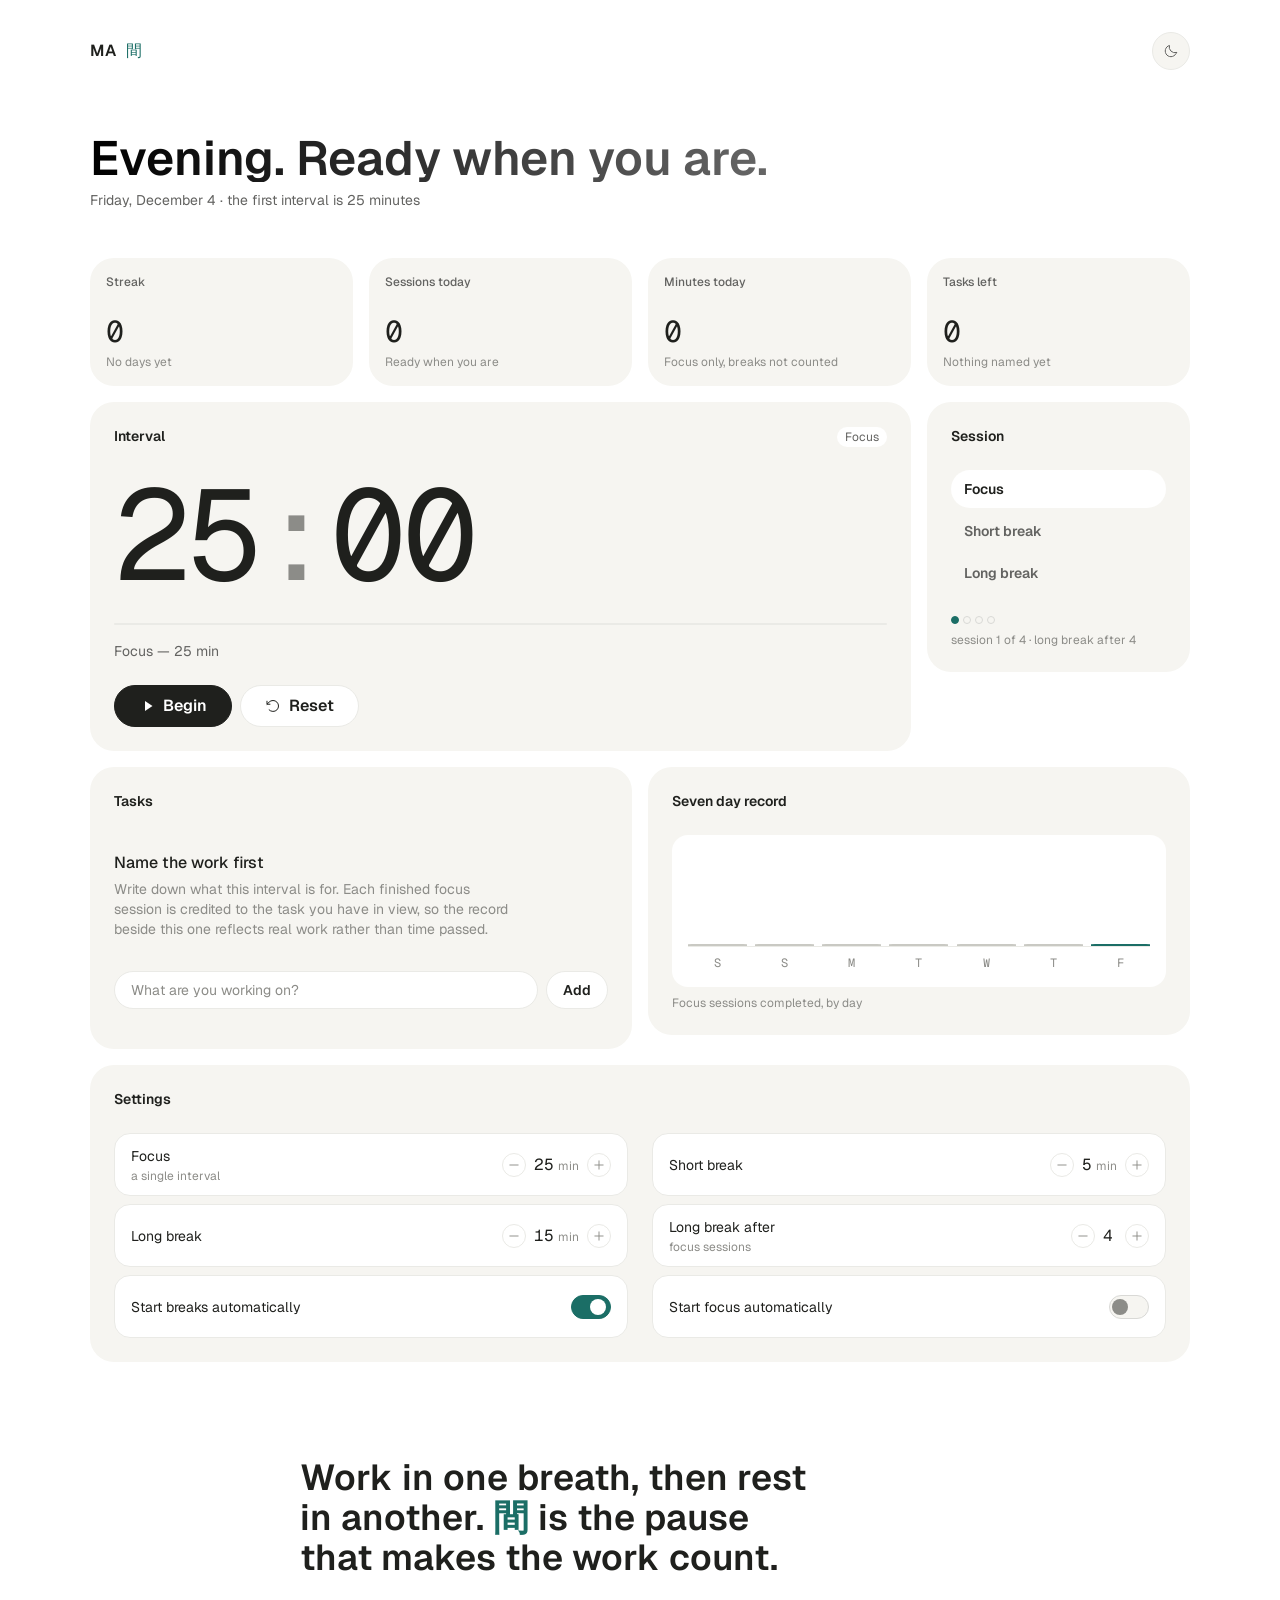
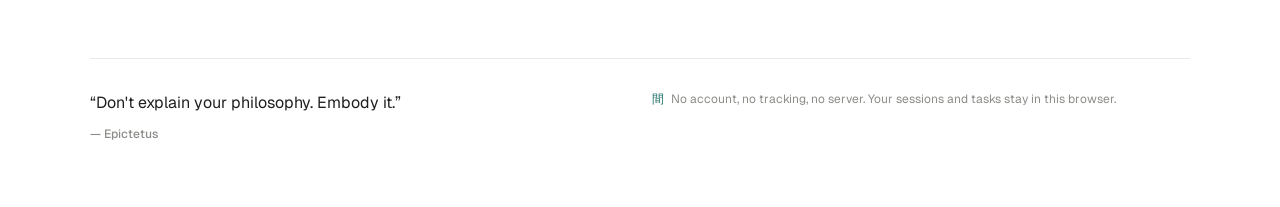
<file: index.html>
<!DOCTYPE html>
<html lang="en">
<head>
  <meta charset="UTF-8" />
  <meta name="viewport" content="width=device-width, initial-scale=1.0" />

  <title>MA · 間 — Focus Timer</title>
  <meta name="description" content="A Pomodoro focus timer built around 間 (ma), the meaningful interval. Run focus sessions, track the tasks inside them, and keep a seven day record. Nothing leaves your browser." />
  <meta name="theme-color" content="#FFFFFF" media="(prefers-color-scheme: light)" />
  <meta name="theme-color" content="#131209" media="(prefers-color-scheme: dark)" />

  <meta property="og:type" content="website" />
  <meta property="og:title" content="MA · 間 — Focus Timer" />
  <meta property="og:description" content="A Pomodoro focus timer built around 間 (ma), the meaningful interval." />
  <meta property="og:url" content="https://benafcode.github.io/maticha_timer/" />
  <meta property="og:image" content="https://benafcode.github.io/maticha_timer/docs/preview.png" />
  <meta name="twitter:card" content="summary_large_image" />
  <meta name="twitter:title" content="MA · 間 — Focus Timer" />
  <meta name="twitter:description" content="A Pomodoro focus timer built around 間 (ma), the meaningful interval." />
  <meta name="twitter:image" content="https://benafcode.github.io/maticha_timer/docs/preview.png" />

  <link rel="icon" href="data:image/svg+xml,%3Csvg xmlns='http://www.w3.org/2000/svg' viewBox='0 0 64 64'%3E%3Crect width='64' height='64' fill='%231b6e66'/%3E%3Ctext x='32' y='47' font-family='Hiragino Sans, Noto Sans JP, sans-serif' font-size='44' fill='%23ffffff' text-anchor='middle'%3E%E9%96%93%3C/text%3E%3C/svg%3E" />
  <link rel="apple-touch-icon" href="data:image/svg+xml,%3Csvg xmlns='http://www.w3.org/2000/svg' viewBox='0 0 64 64'%3E%3Crect width='64' height='64' fill='%231b6e66'/%3E%3Ctext x='32' y='47' font-family='Hiragino Sans, Noto Sans JP, sans-serif' font-size='44' fill='%23ffffff' text-anchor='middle'%3E%E9%96%93%3C/text%3E%3C/svg%3E" />

  <link rel="preconnect" href="https://fonts.googleapis.com" />
  <link rel="preconnect" href="https://fonts.gstatic.com" crossorigin />
  <link href="https://fonts.googleapis.com/css2?family=Geist:wght@400;500;600&family=Geist+Mono:wght@400;500;600&display=swap" rel="stylesheet" />
  <link rel="stylesheet" href="styles.css" />

  <script>
    /* Apply a saved theme before first paint so the palette never flashes. */
    (function () {
      try {
        var t = localStorage.getItem('ma_theme_v1');
        if (t === 'light' || t === 'dark') document.documentElement.setAttribute('data-theme', t);
      } catch (e) { /* private mode: fall through to the OS preference */ }
    })();
  </script>
</head>
<body>

  <a class="skip-link button-sm" href="#main">Skip to content</a>

  <!-- Icons, drawn in Phosphor's idiom (256 grid, round strokes). B6. -->
  <svg width="0" height="0" aria-hidden="true" focusable="false" style="position:absolute">
    <defs>
      <symbol id="i-play" viewBox="0 0 256 256"><path d="M96 48 216 128 96 208Z" fill="currentColor" /></symbol>
      <symbol id="i-pause" viewBox="0 0 256 256"><rect x="80" y="52" width="32" height="152" rx="8" fill="currentColor" /><rect x="144" y="52" width="32" height="152" rx="8" fill="currentColor" /></symbol>
      <symbol id="i-reset" viewBox="0 0 256 256" fill="none" stroke="currentColor" stroke-width="16" stroke-linecap="round" stroke-linejoin="round"><path d="M65.8 190.2a88 88 0 1 0 0-124.4L31.8 99.7" /><polyline points="79.8 99.7 31.8 99.7 31.8 51.7" /></symbol>
      <symbol id="i-check" viewBox="0 0 256 256" fill="none" stroke="currentColor" stroke-width="24" stroke-linecap="round" stroke-linejoin="round"><polyline points="208 80 112 176 48 112" /></symbol>
      <symbol id="i-plus" viewBox="0 0 256 256" fill="none" stroke="currentColor" stroke-width="20" stroke-linecap="round"><path d="M40 128h176M128 40v176" /></symbol>
      <symbol id="i-minus" viewBox="0 0 256 256" fill="none" stroke="currentColor" stroke-width="20" stroke-linecap="round"><path d="M40 128h176" /></symbol>
      <symbol id="i-trash" viewBox="0 0 256 256" fill="none" stroke="currentColor" stroke-width="16" stroke-linecap="round" stroke-linejoin="round"><path d="M216 56H40M104 24h48M200 56v152a8 8 0 0 1-8 8H64a8 8 0 0 1-8-8V56M104 104v64M152 104v64" /></symbol>
      <symbol id="i-sun" viewBox="0 0 256 256" fill="none" stroke="currentColor" stroke-width="16" stroke-linecap="round" stroke-linejoin="round"><circle cx="128" cy="128" r="56" /><path d="M128 36V16M128 240v-20M186 70l14-14M56 200l14-14M220 128h20M16 128h20M186 186l14 14M56 56l14 14" /></symbol>
      <symbol id="i-moon" viewBox="0 0 256 256" fill="none" stroke="currentColor" stroke-width="16" stroke-linecap="round" stroke-linejoin="round"><path d="M216.7 152.6A91.9 91.9 0 0 1 103.4 39.3a92 92 0 1 0 113.3 113.3Z" /></symbol>
    </defs>
  </svg>

  <div class="page">

    <!-- ─── Greeting: the h1, named from the data ─────── -->
    <header class="greeting-head">
      <div class="brand">
        <span class="mark">MA</span>
        <span class="kanji" aria-hidden="true">間</span>
      </div>
      <button class="icon-btn" id="theme-btn" type="button" aria-label="Switch to dark theme">
        <svg class="icon" aria-hidden="true"><use href="#i-moon" /></svg>
      </button>
    </header>

    <main id="main">
      <div class="home">

        <div class="greeting span-12">
          <h1 class="greeting-text heading-2" id="greeting-text">Ready when you are.</h1>
          <p class="greeting-date body-6" id="greeting-date"></p>
        </div>

        <!-- Row A — 3 / 3 / 3 / 3 -->
        <div class="tile span-3">
          <span class="tile-l caption-4">Streak</span>
          <span class="tile-v" id="streak-count">0</span>
          <span class="tile-c caption-5" id="tile-streak-c">No days yet</span>
        </div>
        <div class="tile span-3">
          <span class="tile-l caption-4">Sessions today</span>
          <span class="tile-v" id="stat-sessions">0</span>
          <span class="tile-c caption-5" id="tile-sessions-c">Ready when you are</span>
        </div>
        <div class="tile span-3">
          <span class="tile-l caption-4">Minutes today</span>
          <span class="tile-v" id="stat-minutes">0</span>
          <span class="tile-c caption-5">Focus only, breaks not counted</span>
        </div>
        <div class="tile span-3">
          <span class="tile-l caption-4">Tasks left</span>
          <span class="tile-v" id="stat-tasks">0</span>
          <span class="tile-c caption-5" id="tile-tasks-c">Nothing named yet</span>
        </div>

        <!-- Row B — 9 / 3 -->
        <section class="panel span-9 panel--interval" aria-labelledby="h-interval">
          <div class="panel-head">
            <h2 class="panel-title" id="h-interval">Interval</h2>
            <span class="chip caption-5" id="phase-chip">Focus</span>
          </div>

          <div class="interval-body">
            <div class="time" id="timer-display" role="timer" aria-live="off"></div>

            <div class="progress-track">
              <div class="progress-fill" id="progress-fill"></div>
            </div>

            <p class="phase body-6" id="phase-text">Focus — 25 min</p>

            <div class="controls">
              <button class="btn btn-primary button-md" id="toggle-btn" type="button" aria-label="Begin timer">
                <svg class="icon" aria-hidden="true"><use href="#i-play" /></svg>
                <span id="toggle-label">Begin</span>
              </button>
              <button class="btn button-md" id="reset-btn" type="button" aria-label="Reset timer">
                <svg class="icon" aria-hidden="true"><use href="#i-reset" /></svg>
                <span>Reset</span>
              </button>
            </div>
          </div>
        </section>

        <section class="panel span-3 panel--session" aria-labelledby="h-session">
          <div class="panel-head">
            <h2 class="panel-title" id="h-session">Session</h2>
          </div>

          <nav class="modes" aria-label="Timer mode">
            <button class="mode button-sm is-active" type="button" data-mode="focus">Focus</button>
            <button class="mode button-sm" type="button" data-mode="short">Short break</button>
            <button class="mode button-sm" type="button" data-mode="long">Long break</button>
          </nav>

          <div class="session-meter">
            <div class="dots" id="session-dots"></div>
            <span class="lab caption-5" id="session-label"></span>
          </div>
        </section>

        <!-- Row C — 6 / 6 -->
        <section class="panel span-6 panel--tasks" aria-labelledby="h-tasks">
          <div class="panel-head">
            <h2 class="panel-title" id="h-tasks">Tasks</h2>
            <span class="chip caption-5" id="task-summary"></span>
          </div>

          <ul class="task-list" id="task-list"></ul>

          <div class="task-empty" id="task-empty">
            <p class="task-empty-title title-3">Name the work first</p>
            <p class="task-empty-body body-6">Write down what this interval is for. Each finished focus
              session is credited to the task you have in view, so the record beside this one reflects
              real work rather than time passed.</p>
          </div>

          <form class="task-add" id="task-form" autocomplete="off" novalidate>
            <input class="body-6" type="text" id="task-input" maxlength="120"
              placeholder="What are you working on?" aria-label="New task"
              aria-describedby="task-error" />
            <button type="submit" class="task-add-btn button-sm" aria-label="Add task">Add</button>
          </form>
          <p class="task-error caption-5" id="task-error" role="status" hidden></p>

          <div class="panel-foot">
            <button class="link-btn caption-4" id="task-clear" type="button">Clear finished</button>
          </div>
        </section>

        <section class="panel span-6 panel--record" aria-labelledby="h-record">
          <div class="panel-head">
            <h2 class="panel-title" id="h-record">Seven day record</h2>
          </div>

          <!-- The one white inner card the style allows, for the main chart -->
          <div class="chart-card">
            <div class="chart" id="chart"></div>
          </div>
          <p class="chart-label caption-5">Focus sessions completed, by day</p>
        </section>

        <!-- Row D — 12, splitting at column 6 -->
        <section class="panel span-12 panel--settings" aria-labelledby="h-settings">
          <div class="panel-head">
            <h2 class="panel-title" id="h-settings">Settings</h2>
          </div>

          <div class="set-grid">
            <div class="set-row">
              <div class="set-label">
                <span class="name body-6">Focus</span>
                <span class="sub caption-5">a single interval</span>
              </div>
              <div class="stepper" data-key="focus" data-min="5" data-max="90" data-step="5">
                <button class="step-btn step-dec" type="button" aria-label="Decrease focus duration">
                  <svg class="icon" aria-hidden="true"><use href="#i-minus" /></svg>
                </button>
                <span class="val"><span class="step-val">25</span><span class="unit caption-5">min</span></span>
                <button class="step-btn step-inc" type="button" aria-label="Increase focus duration">
                  <svg class="icon" aria-hidden="true"><use href="#i-plus" /></svg>
                </button>
              </div>
            </div>

            <div class="set-row">
              <div class="set-label"><span class="name body-6">Short break</span></div>
              <div class="stepper" data-key="short" data-min="1" data-max="30" data-step="1">
                <button class="step-btn step-dec" type="button" aria-label="Decrease short break duration">
                  <svg class="icon" aria-hidden="true"><use href="#i-minus" /></svg>
                </button>
                <span class="val"><span class="step-val">5</span><span class="unit caption-5">min</span></span>
                <button class="step-btn step-inc" type="button" aria-label="Increase short break duration">
                  <svg class="icon" aria-hidden="true"><use href="#i-plus" /></svg>
                </button>
              </div>
            </div>

            <div class="set-row">
              <div class="set-label"><span class="name body-6">Long break</span></div>
              <div class="stepper" data-key="long" data-min="5" data-max="45" data-step="5">
                <button class="step-btn step-dec" type="button" aria-label="Decrease long break duration">
                  <svg class="icon" aria-hidden="true"><use href="#i-minus" /></svg>
                </button>
                <span class="val"><span class="step-val">15</span><span class="unit caption-5">min</span></span>
                <button class="step-btn step-inc" type="button" aria-label="Increase long break duration">
                  <svg class="icon" aria-hidden="true"><use href="#i-plus" /></svg>
                </button>
              </div>
            </div>

            <div class="set-row">
              <div class="set-label">
                <span class="name body-6">Long break after</span>
                <span class="sub caption-5">focus sessions</span>
              </div>
              <div class="stepper" data-key="interval" data-min="2" data-max="8" data-step="1">
                <button class="step-btn step-dec" type="button" aria-label="Decrease long break interval">
                  <svg class="icon" aria-hidden="true"><use href="#i-minus" /></svg>
                </button>
                <span class="val"><span class="step-val">4</span><span class="unit caption-5"></span></span>
                <button class="step-btn step-inc" type="button" aria-label="Increase long break interval">
                  <svg class="icon" aria-hidden="true"><use href="#i-plus" /></svg>
                </button>
              </div>
            </div>

            <div class="set-row">
              <div class="set-label"><span class="name body-6">Start breaks automatically</span></div>
              <button class="toggle is-on" type="button" data-key="autoBreak" aria-pressed="true"
                aria-label="Start breaks automatically"></button>
            </div>

            <div class="set-row">
              <div class="set-label"><span class="name body-6">Start focus automatically</span></div>
              <button class="toggle" type="button" data-key="autoFocus" aria-pressed="false"
                aria-label="Start focus automatically"></button>
            </div>
          </div>
        </section>
      </div>
    </main>

    <!-- ─── Tagline reveal (B11) ──────────────────────── -->
    <section class="tagline" id="tagline" aria-label="About 間">
      <p class="tagline-text heading-3" id="tagline-text">Work in one breath, then rest in another.
        間 is the pause that makes the work count.</p>
    </section>

    <footer class="footer">
      <blockquote class="quote">
        <p class="quote-text body-3" id="quote-text"></p>
        <cite class="quote-author caption-4" id="quote-author"></cite>
      </blockquote>
      <p class="colophon caption-5">
        <span class="colophon-kanji" aria-hidden="true">間</span>
        No account, no tracking, no server. Your sessions and tasks stay in this browser.
      </p>
    </footer>

  </div>

  <script src="./script.js"></script>
</body>
</html>
</file>
<file: styles.css>
/* ============================================================
   MA · 間 — Maticha Focus Timer

   Art direction: "Editorial greeting", dealt from taste-skill's
   app-screen library (seed 186861371, kind: workspace). A personal
   home that opens with a typeset greeting in a centred column;
   every figure below it is set at regular weight on tonal panels.

   Rules: Part B of landing-page-design. Where the two disagree the
   rules win, and the substitution is noted at the point of use:
     greeting 48/700 in a serif  ->  48/600 in Geist (one face only)
     KPI figures at 32px         ->  30px, the step below
     card radius 22px            ->  24px, the Tailwind value
     panel padding 20px          ->  24px, the spacing token
   The style's own ban on red as an accent is what retired the red.
   ============================================================ */

:root {
  /* B2 — spacing */
  --space-0:   0;
  --space-25:  2px;
  --space-50:  4px;
  --space-75:  8px;
  --space-100: 12px;
  --space-200: 16px;
  --space-300: 24px;
  --space-400: 32px;
  --space-500: 40px;
  --space-600: 48px;
  --space-700: 64px;
  --space-800: 80px;
  --space-900: 96px;

  /* B3 — Tailwind radius */
  --radius-none: 0px;
  --radius-sm:   2px;
  --radius:      4px;
  --radius-md:   6px;
  --radius-lg:   8px;
  --radius-xl:   12px;
  --radius-2xl:  16px;
  --radius-3xl:  24px;
  --radius-full: 9999px;

  /* The sheet's card radius is 22px and its control radius 999px.
     22 is not a Tailwind value, so cards take 24; controls are pills. */
  --radius-card: var(--radius-3xl);
  --radius-control: var(--radius-full);

  /* B1 — type scale */
  --text-xs:   12px;  --lh-xs:   16px;
  --text-sm:   14px;  --lh-sm:   20px;
  --text-base: 16px;  --lh-base: 24px;
  --text-lg:   18px;  --lh-lg:   28px;
  --text-xl:   20px;  --lh-xl:   28px;
  --text-2xl:  24px;  --lh-2xl:  32px;
  --text-3xl:  30px;  --lh-3xl:  36px;
  --text-4xl:  36px;  --lh-4xl:  40px;
  --text-5xl:  48px;
  --text-6xl:  60px;
  --text-7xl:  72px;
  --text-8xl:  96px;
  --text-9xl: 128px;

  --w-regular:  400;
  --w-medium:   500;
  --w-semibold: 600;

  --sans: "Geist", ui-sans-serif, system-ui, sans-serif;
  --mono: "Geist Mono", ui-monospace, SFMono-Regular, monospace;
  --jp: "Hiragino Sans", "Noto Sans JP", "Yu Gothic", var(--sans);

  /* B7 — motion */
  --curve: cubic-bezier(0.22, 1, 0.36, 1);
  --dur-layout: 500ms;
  --dur-color: 300ms;
  --dur-reveal: 700ms;

  /* Geometry measured on the studied screens */
  --row-height: 63px;
  --control-height: 38px;
  --tile-height: 128px;
  --col-gap: var(--space-200);

  /* Colour — light. The ground stays white and the panel surface takes
     the product's material: a warm washi stone in place of #f9f9f9. */
  --ground: #ffffff;
  --surface: #f6f5f1;
  --raised: #ffffff;
  --border: #eaeae6;
  --rule: #f3f3ef;
  --control: #d9d9d6;
  --text: #1f201d;
  --muted: #636361;
  --subtle: #8c8c88;
  --accent: #1b6e66;
  --on-accent: #ffffff;
  --negative: #b42318;
  --chart-1: #1f201d;
  --chart-2: #1b6e66;
  --chart-3: #c9c9c3;
  --hero-from: #000000;
  --hero-to: #666666;
  --ring: #1f201d;
}

/* B4 — dark grounds come only from the approved six:
   #000000 #181818 #1F1F1F #272727 #313131 #131209 */
@media (prefers-color-scheme: dark) {
  :root:not([data-theme="light"]) {
    --ground: #131209;
    --surface: #181818;
    --raised: #1F1F1F;
    --border: #272727;
    --rule: #1F1F1F;
    --control: #313131;
    --text: #FAFAF7;
    --muted: #9B9B9B;
    --subtle: #7A7A74;
    --accent: #5FBFB3;
    --on-accent: #131209;
    --negative: #F0877E;
    --chart-1: #FAFAF7;
    --chart-2: #5FBFB3;
    --chart-3: #313131;
    --hero-from: #FFFFFF;
    --hero-to: #9B9B9B;
    --ring: #FAFAF7;
  }
}

:root[data-theme="dark"] {
  --ground: #131209;
  --surface: #181818;
  --raised: #1F1F1F;
  --border: #272727;
  --rule: #1F1F1F;
  --control: #313131;
  --text: #FAFAF7;
  --muted: #9B9B9B;
  --subtle: #7A7A74;
  --accent: #5FBFB3;
  --on-accent: #131209;
  --negative: #F0877E;
  --chart-1: #FAFAF7;
  --chart-2: #5FBFB3;
  --chart-3: #313131;
  --hero-from: #FFFFFF;
  --hero-to: #9B9B9B;
  --ring: #FAFAF7;
}

/* ─── Reset ────────────────────────────────────────────────── */
*, *::before, *::after { box-sizing: border-box; }

/* Buttons otherwise keep the UA's 1px/6px padding, which squeezes small
   fixed-size controls narrower than their centred contents — an overflowing
   grid item is pinned to the start edge instead of centring. */
button { padding: 0; }

/* Form controls do not inherit the page face, so an icon only button would
   fall back to the UA default (Arial) and break B1's font rule. */
button, input, select, textarea, optgroup { font-family: inherit; }

html { -webkit-text-size-adjust: 100%; }

body {
  margin: 0;
  background: var(--ground);
  color: var(--text);
  font-family: var(--sans);
  font-size: var(--text-sm);
  line-height: var(--lh-sm);
  font-weight: var(--w-regular);
  -webkit-font-smoothing: antialiased;
  text-rendering: optimizeLegibility;
}

/* B1 — no italics anywhere in the interface */
i, em, cite, address, blockquote { font-style: normal; }

/* ─── B1 named text styles ─────────────────────────────────── */
.heading-1 { font-size: var(--text-6xl); line-height: 1; font-weight: var(--w-semibold); }
.heading-2 { font-size: var(--text-5xl); line-height: 1; font-weight: var(--w-semibold); }
.heading-3 { font-size: var(--text-4xl); line-height: var(--lh-4xl); font-weight: var(--w-semibold); }
.heading-4 { font-size: var(--text-3xl); line-height: var(--lh-3xl); font-weight: var(--w-semibold); }
.heading-5 { font-size: var(--text-2xl); line-height: var(--lh-2xl); font-weight: var(--w-semibold); }
.heading-6 { font-size: var(--text-xl);  line-height: var(--lh-xl);  font-weight: var(--w-semibold); }

.title-1 { font-size: var(--text-xl);   line-height: var(--lh-xl);   font-weight: var(--w-medium); }
.title-2 { font-size: var(--text-lg);   line-height: var(--lh-lg);   font-weight: var(--w-medium); }
.title-3 { font-size: var(--text-base); line-height: var(--lh-base); font-weight: var(--w-medium); }
.title-4 { font-size: var(--text-sm);   line-height: var(--lh-sm);   font-weight: var(--w-medium); }
.title-5 { font-size: var(--text-xs);   line-height: var(--lh-xs);   font-weight: var(--w-medium); }

.body-1 { font-size: var(--text-base); line-height: var(--lh-base); font-weight: var(--w-semibold); }
.body-2 { font-size: var(--text-base); line-height: var(--lh-base); font-weight: var(--w-medium); }
.body-3 { font-size: var(--text-base); line-height: var(--lh-base); font-weight: var(--w-regular); }
.body-4 { font-size: var(--text-sm);   line-height: var(--lh-sm);   font-weight: var(--w-semibold); }
.body-5 { font-size: var(--text-sm);   line-height: var(--lh-sm);   font-weight: var(--w-medium); }
.body-6 { font-size: var(--text-sm);   line-height: var(--lh-sm);   font-weight: var(--w-regular); }

.button-lg  { font-size: var(--text-lg);   line-height: var(--lh-lg);   font-weight: var(--w-semibold); }
.button-md  { font-size: var(--text-base); line-height: var(--lh-base); font-weight: var(--w-semibold); }
.button-sm  { font-size: var(--text-sm);   line-height: var(--lh-sm);   font-weight: var(--w-semibold); }
.button-xsm { font-size: var(--text-xs);   line-height: var(--lh-xs);   font-weight: var(--w-semibold); }

.caption-1 { font-size: var(--text-sm); line-height: var(--lh-sm); font-weight: var(--w-medium); }
.caption-2 { font-size: var(--text-sm); line-height: var(--lh-sm); font-weight: var(--w-regular); }
.caption-3 { font-size: var(--text-xs); line-height: var(--lh-xs); font-weight: var(--w-semibold); }
.caption-4 { font-size: var(--text-xs); line-height: var(--lh-xs); font-weight: var(--w-medium); }
.caption-5 { font-size: var(--text-xs); line-height: var(--lh-xs); font-weight: var(--w-regular); }

/* ─── B9 focus ring, everywhere ────────────────────────────── */
:where(button, input, a, [tabindex]):focus-visible {
  outline: 2px solid var(--ring);
  outline-offset: 2px;
}

/* ─── B10 skip link ───────────────────────────────────────── */
.skip-link {
  position: absolute;
  left: var(--space-200);
  top: var(--space-200);
  z-index: 10;
  padding: var(--space-75) var(--space-100);
  background: var(--text);
  color: var(--ground);
  border-radius: var(--radius-control);
  text-decoration: none;
  transform: translateY(calc(-1 * var(--space-900)));
  transition: transform var(--dur-layout) var(--curve);
}
.skip-link:focus-visible { transform: none; }

.icon { width: var(--text-base); height: var(--text-base); flex: none; display: block; }

/* ─── Page shell: open plane, centred column, no top bar ───── */
/* The sheet's column is 1100px of CONTENT, which is what makes the tracks
   77px (1100 - 11x16 = 924, 924/12 = 77). The page's own gutter therefore
   sits outside that figure rather than eating into it. */
.page {
  --column: 1100px;
  max-width: calc(var(--column) + 2 * var(--space-300));
  margin: 0 auto;
  padding: var(--space-400) var(--space-300) var(--space-700);
}

.greeting-head {
  display: flex;
  align-items: center;
  justify-content: space-between;
  gap: var(--space-300);
  margin-bottom: var(--space-700);
}

.brand { display: flex; align-items: baseline; gap: var(--space-75); }

.mark {
  font-size: var(--text-base);
  line-height: var(--lh-base);
  font-weight: var(--w-semibold);
  letter-spacing: 0.08em;
}

.kanji {
  font-family: var(--jp);
  font-size: var(--text-base);
  line-height: var(--lh-base);
  color: var(--accent);
}

.icon-btn {
  width: var(--control-height);
  height: var(--control-height);
  display: grid;
  place-items: center;
  background: var(--surface);
  color: var(--muted);
  border: 1px solid var(--border);
  border-radius: var(--radius-control);
  cursor: pointer;
  transition: color var(--dur-color) var(--curve),
              background-color var(--dur-color) var(--curve),
              transform var(--dur-layout) var(--curve);
}
.icon-btn:hover { color: var(--text); }
.icon-btn:active { transform: scale(0.98); }

/* ─── The 12 column grid: 1100 − 11×16 = 924, ÷ 12 = 77px ──── */
.home {
  display: grid;
  grid-template-columns: repeat(12, minmax(0, 1fr));
  gap: var(--col-gap);
  align-items: start;
}

.span-3  { grid-column: span 3; }
.span-6  { grid-column: span 6; }
.span-9  { grid-column: span 9; }
.span-12 { grid-column: span 12; }

/* ─── The greeting: this screen's h1 ───────────────────────── */
.greeting { margin-bottom: var(--space-400); }

.greeting-text {
  margin: 0 0 var(--space-75);
  max-width: 680px;            /* B5 */
  text-wrap: balance;
  /* B5 — the one gradient on the page, and only on text */
  background-image: linear-gradient(90deg, var(--hero-from), var(--hero-to));
  -webkit-background-clip: text;
  background-clip: text;
  color: transparent;
}

/* The date goes after the greeting, never as a tracked eyebrow above it. */
.greeting-date { margin: 0; max-width: 680px; color: var(--muted); text-wrap: pretty; }

/* ─── Count tiles: label, value, a plain caption, no deltas ── */
.tile {
  min-height: var(--tile-height);
  display: flex;
  flex-direction: column;
  gap: var(--space-50);
  padding: var(--space-200);
  background: var(--surface);
  border-radius: var(--radius-card);
}

.tile-l { color: var(--muted); }

.tile-v {
  margin-top: auto;
  font-family: var(--mono);
  font-size: var(--text-3xl);        /* the sheet's 32px, snapped to the step below */
  line-height: var(--lh-3xl);
  font-weight: var(--w-regular);     /* every figure at regular weight */
  font-variant-numeric: tabular-nums;
  letter-spacing: -0.02em;
}

.tile-c { color: var(--subtle); text-wrap: pretty; }

/* ─── Panels: one tonal layer, title and content directly ──── */
.panel {
  padding: var(--space-300);
  background: var(--surface);
  border-radius: var(--radius-card);
}

.panel-head {
  display: flex;
  align-items: baseline;
  justify-content: space-between;
  gap: var(--space-200);
  margin-bottom: var(--space-300);
}

.panel-title {
  margin: 0;
  font-size: var(--text-sm);
  line-height: var(--lh-sm);
  font-weight: var(--w-semibold);
  text-wrap: balance;
}

.chip {
  flex: 0 1 auto;
  min-width: 0;
  overflow: hidden;
  text-overflow: ellipsis;
  white-space: nowrap;
  padding: var(--space-25) var(--space-75);
  background: var(--raised);
  color: var(--muted);
  border-radius: var(--radius-control);
}

.panel-foot { display: flex; justify-content: flex-end; padding-top: var(--space-200); }

.link-btn {
  background: none;
  border: 0;
  padding: 0;
  color: var(--muted);
  cursor: pointer;
  transition: color var(--dur-color) var(--curve);
}
.link-btn:hover { color: var(--accent); }

/* ─── Interval ─────────────────────────────────────────────── */
.interval-body { display: flex; flex-direction: column; }

.time {
  display: flex;
  align-items: baseline;
  font-family: var(--mono);
  font-size: var(--text-9xl);
  line-height: 1;
  font-weight: var(--w-regular);   /* the style sets every figure at regular */
  letter-spacing: -0.04em;
  font-variant-numeric: tabular-nums;
  user-select: none;
  margin-bottom: var(--space-300);
}

/* The colon carries no opacity of its own: that would promote it to its own
   layer, and the running state is shown on the session dots instead. */
.time .c { color: var(--subtle); }

.progress-track {
  height: var(--space-25);
  background: var(--border);
  border-radius: var(--radius-full);
  overflow: hidden;
  margin-bottom: var(--space-200);
}

/* B7 — transform, never width */
.progress-fill {
  height: 100%;
  width: 100%;
  background: var(--accent);
  transform-origin: left center;
  transform: scaleX(0);
  transition: transform var(--dur-layout) var(--curve);
}

.phase { margin: 0 0 var(--space-300); color: var(--muted); text-wrap: pretty; }

.controls { display: flex; gap: var(--space-75); }

/* B2 — main buttons: 8px vertical, 12px horizontal */
.btn {
  display: inline-flex;
  align-items: center;
  justify-content: center;
  gap: var(--space-75);
  min-height: var(--control-height);
  padding: var(--space-75) var(--space-300);
  background: var(--raised);
  color: var(--text);
  border: 1px solid var(--border);
  border-radius: var(--radius-control);
  cursor: pointer;
  transition: color var(--dur-color) var(--curve),
              background-color var(--dur-color) var(--curve),
              border-color var(--dur-color) var(--curve),
              transform var(--dur-layout) var(--curve);
}
.btn:hover { border-color: var(--control); }
.btn:active { transform: scale(0.98); }

/* Primary by inversion, the way the studied screens mark it */
.btn-primary {
  background: var(--text);
  color: var(--ground);
  border-color: var(--text);
}
.btn-primary:hover { background: var(--accent); border-color: var(--accent); color: var(--on-accent); }

/* ─── Session ──────────────────────────────────────────────── */
.modes { display: flex; flex-direction: column; gap: var(--space-50); margin-bottom: var(--space-300); }

.mode {
  min-height: var(--control-height);
  padding: var(--space-75) var(--space-100);
  background: transparent;
  color: var(--muted);
  border: 1px solid transparent;
  border-radius: var(--radius-control);
  cursor: pointer;
  text-align: left;
  transition: color var(--dur-color) var(--curve),
              background-color var(--dur-color) var(--curve),
              transform var(--dur-layout) var(--curve);
}
.mode:hover { color: var(--text); }
.mode:active { transform: scale(0.98); }
.mode.is-active { background: var(--raised); color: var(--text); }

.session-meter { display: flex; flex-direction: column; gap: var(--space-75); }

.dots { display: flex; gap: var(--space-50); }

.dot {
  width: var(--space-75);
  height: var(--space-75);
  border: 1px solid var(--control);
  border-radius: var(--radius-full);
  transition: background-color var(--dur-color) var(--curve),
              border-color var(--dur-color) var(--curve);
}
.dot.done { background: var(--muted); border-color: var(--muted); }
.dot.current { background: var(--accent); border-color: var(--accent); }
.dots.running .dot.current { animation: pulse 2s var(--curve) infinite; }

@keyframes pulse { 0%, 100% { opacity: 1; } 50% { opacity: 0.35; } }

.lab { color: var(--subtle); text-wrap: pretty; }

/* ─── Tasks ────────────────────────────────────────────────── */
.task-list { list-style: none; margin: 0; padding: 0; display: grid; gap: var(--space-75); }

/* Row cards: one step lighter than the panel, a border one step darker */
.task {
  display: grid;
  grid-template-columns: auto minmax(0, 1fr) auto auto auto;
  align-items: center;
  gap: var(--space-100);
  min-height: var(--row-height);
  padding: var(--space-75) var(--space-200);
  background: var(--raised);
  border: 1px solid var(--border);
  border-radius: var(--radius-2xl);
  transition: border-color var(--dur-color) var(--curve);
}

.task.is-active { border-color: var(--accent); }
.task.is-active .task-text { color: var(--text); font-weight: var(--w-medium); }
.task.done { opacity: 0.45; }
.task.done .task-text { text-decoration: line-through; }

.task-check {
  width: var(--space-300);
  height: var(--space-300);
  display: grid;
  place-items: center;
  background: transparent;
  color: transparent;
  border: 1px solid var(--control);
  border-radius: var(--radius-full);
  cursor: pointer;
  transition: border-color var(--dur-color) var(--curve),
              background-color var(--dur-color) var(--curve),
              color var(--dur-color) var(--curve),
              transform var(--dur-layout) var(--curve);
}
.task-check:hover { border-color: var(--text); }
.task-check:active { transform: scale(0.98); }
.task-check .icon { width: var(--text-sm); height: var(--text-sm); }
.task.done .task-check { background: var(--text); border-color: var(--text); color: var(--ground); }

.task-text {
  min-width: 0;
  background: none;
  border: 0;
  padding: 0;
  text-align: left;
  font-size: var(--text-sm);
  line-height: var(--lh-sm);
  color: var(--muted);
  cursor: pointer;
  overflow: hidden;
  text-overflow: ellipsis;
  white-space: nowrap;
  transition: color var(--dur-color) var(--curve);
}
.task-text:hover { color: var(--text); }

.task-count {
  font-family: var(--mono);
  font-size: var(--text-xs);
  line-height: var(--lh-xs);
  font-variant-numeric: tabular-nums;
  color: var(--subtle);
}

.task-est { display: flex; gap: var(--space-25); }

.task-est button,
.step-btn {
  width: var(--space-300);
  height: var(--space-300);
  display: grid;
  place-items: center;
  background: transparent;
  color: var(--subtle);
  border: 1px solid var(--border);
  border-radius: var(--radius-control);
  cursor: pointer;
  transition: color var(--dur-color) var(--curve),
              border-color var(--dur-color) var(--curve),
              transform var(--dur-layout) var(--curve);
}
.task-est button:hover, .step-btn:hover { color: var(--text); border-color: var(--control); }
.task-est button:active, .step-btn:active { transform: scale(0.98); }
.task-est .icon, .step-btn .icon { width: var(--text-xs); height: var(--text-xs); }

.task-del {
  width: var(--space-300);
  height: var(--space-300);
  display: grid;
  place-items: center;
  background: transparent;
  color: var(--subtle);
  border: 1px solid transparent;
  border-radius: var(--radius-control);
  cursor: pointer;
  transition: color var(--dur-color) var(--curve),
              transform var(--dur-layout) var(--curve);
}
.task-del:hover { color: var(--negative); }
.task-del:active { transform: scale(0.98); }
.task-del .icon { width: var(--text-sm); height: var(--text-sm); }

/* B9 — a composed empty state, not a blank panel */
.task-empty { padding: var(--space-200) var(--space-0); }
.task-empty-title { margin: 0 0 var(--space-50); color: var(--text); text-wrap: balance; }
.task-empty-body { margin: 0; color: var(--subtle); max-width: 44ch; text-wrap: pretty; }

.task-add { display: flex; gap: var(--space-75); padding-top: var(--space-200); }

#task-input {
  /* A text input carries an intrinsic width of roughly 20 characters. Left
     alone it sets a min-content floor for the whole column. */
  flex: 1 1 0;
  width: 0;
  min-width: 0;
  min-height: var(--control-height);
  padding: var(--space-75) var(--space-200);
  background: var(--raised);
  color: var(--text);
  border: 1px solid var(--border);
  border-radius: var(--radius-control);
  transition: border-color var(--dur-color) var(--curve);
}
#task-input::placeholder { color: var(--subtle); }
#task-input:hover { border-color: var(--control); }
#task-input.has-error { border-color: var(--negative); }

.task-add-btn {
  min-height: var(--control-height);
  padding: var(--space-75) var(--space-200);
  background: var(--raised);
  color: var(--text);
  border: 1px solid var(--border);
  border-radius: var(--radius-control);
  cursor: pointer;
  transition: color var(--dur-color) var(--curve),
              background-color var(--dur-color) var(--curve),
              transform var(--dur-layout) var(--curve);
}
.task-add-btn:hover { background: var(--text); color: var(--ground); border-color: var(--text); }
.task-add-btn:active { transform: scale(0.98); }

/* B9 — inline, specific, never an alert. Red is kept for the failing fact. */
.task-error { margin: var(--space-75) var(--space-0) var(--space-0); color: var(--negative); }

/* ─── Seven day record ─────────────────────────────────────── */
/* The one white inner card the style allows, used for the main chart */
.chart-card {
  padding: var(--space-200);
  background: var(--raised);
  border-radius: var(--radius-2xl);
}

.chart-bars {
  position: relative;
  height: var(--space-900);
  display: grid;
  grid-template-columns: repeat(7, 1fr);
  gap: var(--space-75);
  align-items: end;
}
.chart-bars::after {
  content: "";
  position: absolute;
  left: 0;
  right: 0;
  bottom: 0;
  height: 1px;
  background: var(--border);
}

.bar-col { height: 100%; display: flex; align-items: flex-end; }

/* B7 — scaleY, never height */
.bar {
  width: 100%;
  height: 100%;
  background: var(--chart-3);
  border-radius: var(--radius) var(--radius) 0 0;
  transform-origin: bottom center;
  transform: scaleY(var(--v, 0));
  transition: transform var(--dur-layout) var(--curve),
              background-color var(--dur-color) var(--curve);
}
/* The one chart hue marks today, the screen's main data element */
.bar.today { background: var(--chart-2); }

.chart-days {
  display: grid;
  grid-template-columns: repeat(7, 1fr);
  gap: var(--space-75);
  padding-top: var(--space-75);
}

.day {
  text-align: center;
  font-family: var(--mono);
  font-size: var(--text-xs);
  line-height: var(--lh-xs);
  color: var(--subtle);
}

.chart-label { margin: var(--space-75) 0 0; color: var(--subtle); }

/* ─── Settings: full width, splitting at column 6 ──────────── */
.set-grid {
  display: grid;
  grid-template-columns: repeat(2, minmax(0, 1fr));
  gap: var(--space-75) var(--space-300);
}

.set-row {
  display: flex;
  align-items: center;
  justify-content: space-between;
  gap: var(--space-200);
  min-height: var(--row-height);
  padding: var(--space-75) var(--space-200);
  background: var(--raised);
  border: 1px solid var(--border);
  border-radius: var(--radius-2xl);
}

.set-label { display: flex; flex-direction: column; gap: var(--space-25); min-width: 0; }
.set-label .name { color: var(--text); text-wrap: pretty; }
.set-label .sub { color: var(--subtle); }

.stepper { display: flex; align-items: center; gap: var(--space-75); flex: none; }
.val { display: flex; align-items: baseline; gap: var(--space-50); }

.step-val {
  font-family: var(--mono);
  font-size: var(--text-base);
  line-height: var(--lh-base);
  font-weight: var(--w-regular);
  font-variant-numeric: tabular-nums;
}

.unit { color: var(--subtle); }

.toggle {
  position: relative;
  flex: none;
  width: var(--space-500);
  height: var(--space-300);
  background: var(--surface);
  border: 1px solid var(--control);
  border-radius: var(--radius-full);
  cursor: pointer;
  transition: background-color var(--dur-color) var(--curve),
              border-color var(--dur-color) var(--curve);
}
.toggle::after {
  content: "";
  position: absolute;
  top: 50%;
  left: var(--space-25);
  width: var(--space-200);
  height: var(--space-200);
  margin-top: calc(-1 * var(--space-75));
  background: var(--subtle);
  border-radius: var(--radius-full);
  /* B7 — move the knob with transform, not left */
  transition: transform var(--dur-layout) var(--curve),
              background-color var(--dur-color) var(--curve);
}
.toggle.is-on { background: var(--accent); border-color: var(--accent); }
.toggle.is-on::after { background: var(--on-accent); transform: translateX(var(--space-200)); }

/* ─── B11 tagline reveal ───────────────────────────────────── */
.tagline {
  padding: var(--space-900) var(--space-0) var(--space-800);
  display: flex;
  justify-content: center;
}

.tagline-text { margin: 0; max-width: 680px; text-wrap: balance; color: var(--text); }
.tagline-text .w { opacity: 0.3; transition: opacity var(--dur-color) var(--curve); }
.tagline-text .w.is-on { opacity: 1; }
.tagline-text .jp { font-family: var(--jp); color: var(--accent); }

/* ─── Footer ───────────────────────────────────────────────── */
.footer {
  display: grid;
  grid-template-columns: minmax(0, 1fr) minmax(0, 1fr);
  gap: var(--space-300);
  align-items: start;
  padding-top: var(--space-400);
  border-top: 1px solid var(--border);
}

.quote { margin: 0; }
.quote-text { margin: 0 0 var(--space-75); color: var(--text); text-wrap: pretty; }
.quote-text::before { content: "“"; }
.quote-text::after { content: "”"; }
.quote-author { color: var(--subtle); }

.colophon { margin: 0; color: var(--subtle); text-wrap: pretty; }
.colophon-kanji { font-family: var(--jp); color: var(--accent); margin-right: var(--space-50); }

/* ─── B7 scroll reveals ────────────────────────────────────── */
/* Armed by script only, so the page is readable if the script never runs. */
html.reveals-on .reveal {
  opacity: 0;
  transform: translateY(var(--space-400));
  transition: opacity var(--dur-reveal) var(--curve),
              transform var(--dur-reveal) var(--curve);
}
html.reveals-on .reveal.is-visible { opacity: 1; transform: none; }

/* ─── B7 reduced motion: opacity only, no movement ─────────── */
@media (prefers-reduced-motion: reduce) {
  *, *::before, *::after {
    animation-duration: 1ms !important;
    animation-iteration-count: 1 !important;
    transition-duration: 1ms !important;
  }
  html.reveals-on .reveal { transform: none; transition: opacity var(--dur-reveal) var(--curve); }
  .skip-link { transition: none; }
}

/* ============================================================
   Responsive — every size still lands on a scale step
   ============================================================ */

@media (max-width: 1000px) {
  .span-9, .span-6 { grid-column: span 12; }
  /* The session column is too narrow to hold three mode labels once the
     main panels go full width; it takes the full row and lays them out.
     Doubled class so it outranks the .span-3 override at 720px. */
  .panel--session.span-3 { grid-column: span 12; }
  .time { font-size: var(--text-8xl); }
  .modes { flex-direction: row; }
  .mode { flex: 1; text-align: center; }
  .session-meter { flex-direction: row; align-items: center; gap: var(--space-200); }
  .session-meter .lab { text-wrap: pretty; }
}

@media (max-width: 720px) {
  .set-grid { grid-template-columns: minmax(0, 1fr); }
  .footer { grid-template-columns: minmax(0, 1fr); }
  /* Four tiles across stop reading below this; two by two keeps the
     captions on one or two lines instead of four. */
  .span-3 { grid-column: span 6; }
  .session-meter { flex-direction: column; align-items: flex-start; gap: var(--space-75); }
}

/* The sheet's phone rules: greeting at 24-28px, tiles in a 2 x 2 grid,
   panels stacked in reading order. */
@media (max-width: 560px) {
  .page { padding: var(--space-300) var(--space-200) var(--space-600); }
  .greeting-head { margin-bottom: var(--space-400); }
  .greeting-text { font-size: var(--text-2xl); line-height: var(--lh-2xl); }
  .tile { min-height: var(--space-900); }
  .time { font-size: var(--text-7xl); }
  .tagline { padding: var(--space-700) var(--space-0) var(--space-600); }
  .tagline-text { font-size: var(--text-3xl); line-height: var(--lh-3xl); }
  .task-est { display: none; }
  .btn, .task-add-btn, #task-input { min-height: var(--space-600); }
  /* The tiles already carry the task count; the chip would only repeat it. */
  #task-summary { display: none; }
  /* Three mode labels will not sit on one line at this width without
     breaking "Short break" across two; a column keeps them whole. */
  .modes { flex-direction: column; }
  .mode { flex: none; text-align: left; }
}

@media (max-width: 390px) {
  .time { font-size: var(--text-6xl); }
  .tile-v { font-size: var(--text-2xl); line-height: var(--lh-2xl); }
}

/* ── Short windows ─────────────────────────────────────────── */
/* A stated deviation from the sheet, which asks for panels in reading order:
   on a short window that order leaves the primary action below the fold, and
   B10 requires it on the first screen. The same happens on a narrow window,
   where the four tiles fall into two rows. The timer rises above the tiles
   only while the window cannot hold both; reading order returns with room. */
@media (max-height: 700px), (max-width: 720px) {
  .greeting        { order: 0; margin-bottom: var(--space-300); }
  .panel--interval { order: 1; }
  .panel--session  { order: 2; }
  .tile            { order: 3; }
  .panel--tasks    { order: 4; }
  .panel--record   { order: 5; }
  .panel--settings { order: 6; }
}

@media (max-height: 700px) {
  .greeting-text { font-size: var(--text-2xl); line-height: var(--lh-2xl); }
}

@media (max-height: 560px) {
  .greeting-date { display: none; }
  .greeting { margin-bottom: var(--space-200); }
  .greeting-head { margin-bottom: var(--space-300); }
}

/* ── Short windows: a quarter tile on a small laptop ───────── */
@media (min-width: 480px) and (max-height: 620px) {
  .page { padding-top: var(--space-200); padding-bottom: var(--space-300); }
  .greeting-head { margin-bottom: var(--space-300); }
  .greeting { margin-bottom: var(--space-200); }
  .greeting-text { font-size: var(--text-2xl); line-height: var(--lh-2xl); }
  .panel, .tile { padding: var(--space-200); }
  .tile { min-height: var(--space-800); }
  .panel-head { margin-bottom: var(--space-200); }
  .time { font-size: var(--text-6xl); margin-bottom: var(--space-200); }
  .phase { margin-bottom: var(--space-200); }
  .chart-bars { height: var(--space-700); }
  .tagline { padding: var(--space-500) var(--space-0) var(--space-400); }
  .tagline-text { font-size: var(--text-2xl); line-height: var(--lh-2xl); }
  .footer { padding-top: var(--space-300); }
}

@media (min-width: 480px) and (max-height: 430px) {
  .time { font-size: var(--text-5xl); margin-bottom: var(--space-100); }
  .tile { min-height: var(--space-700); }
}
</file>
